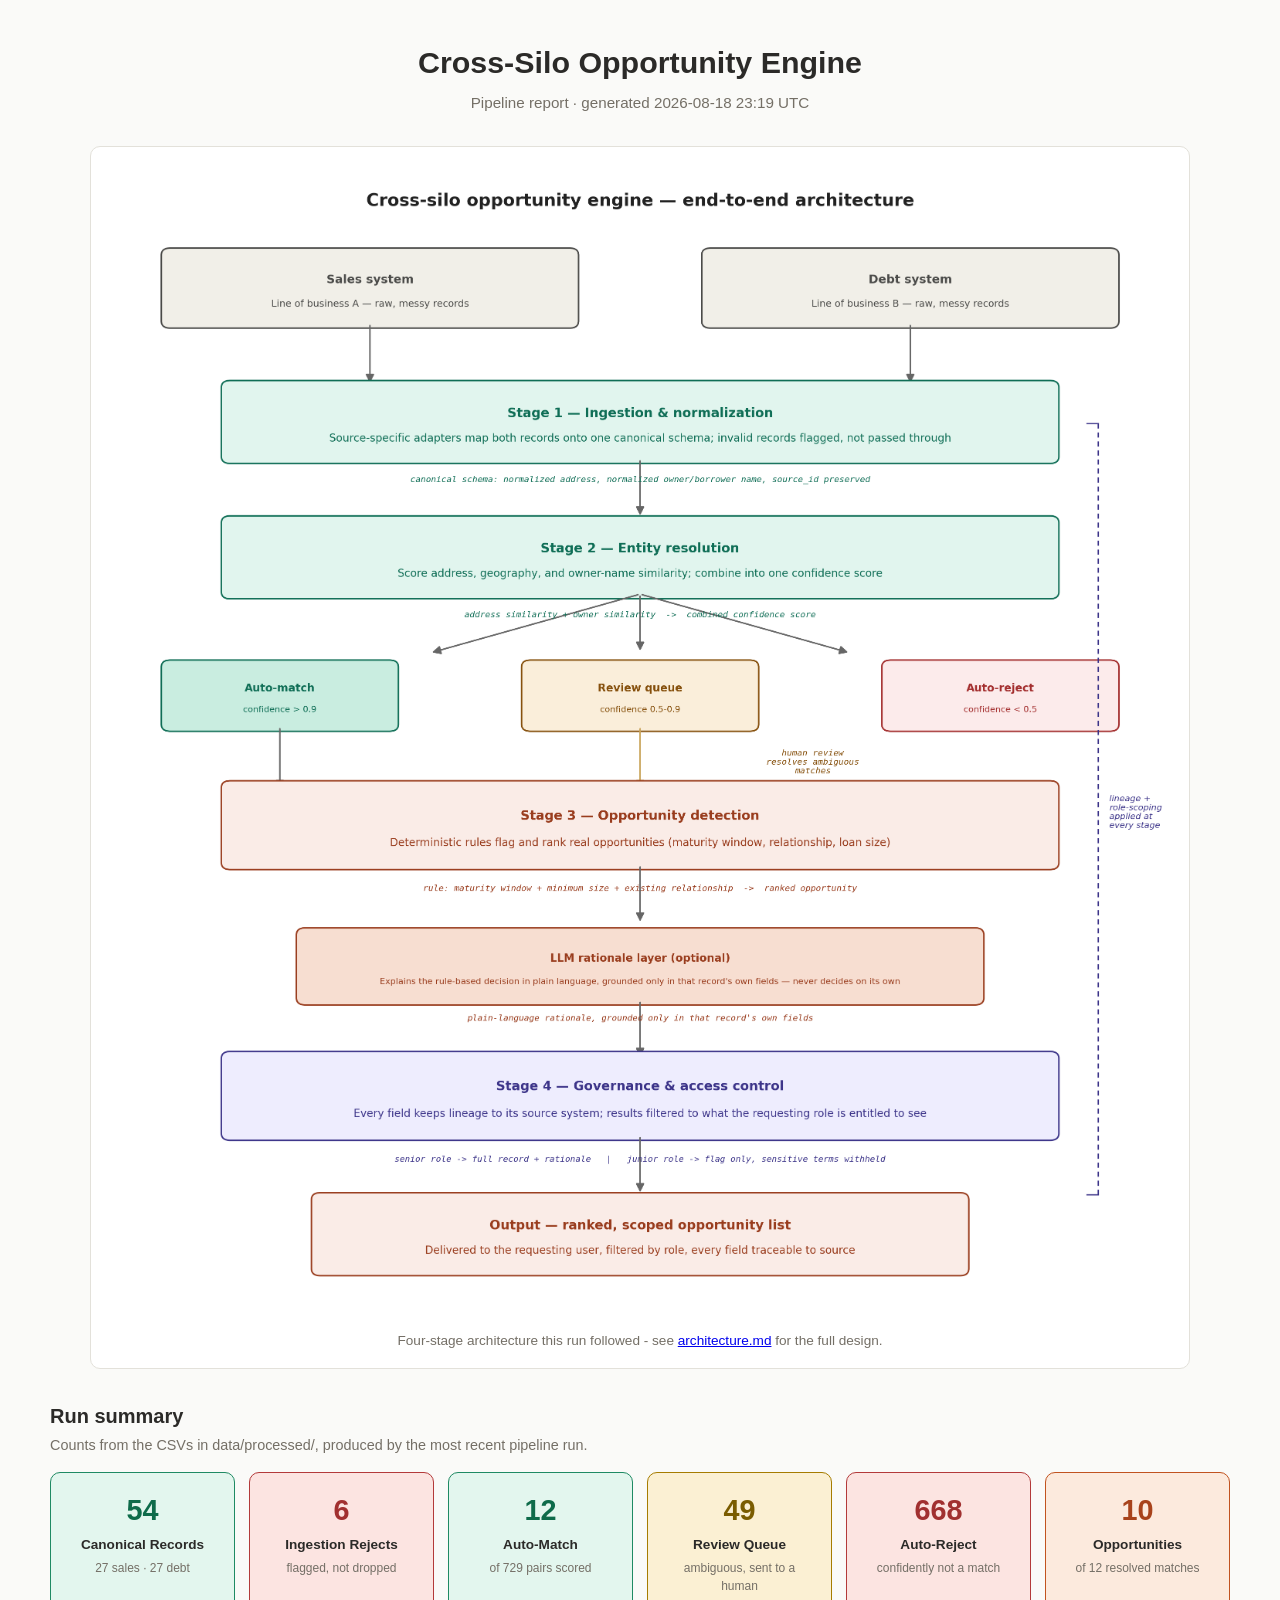
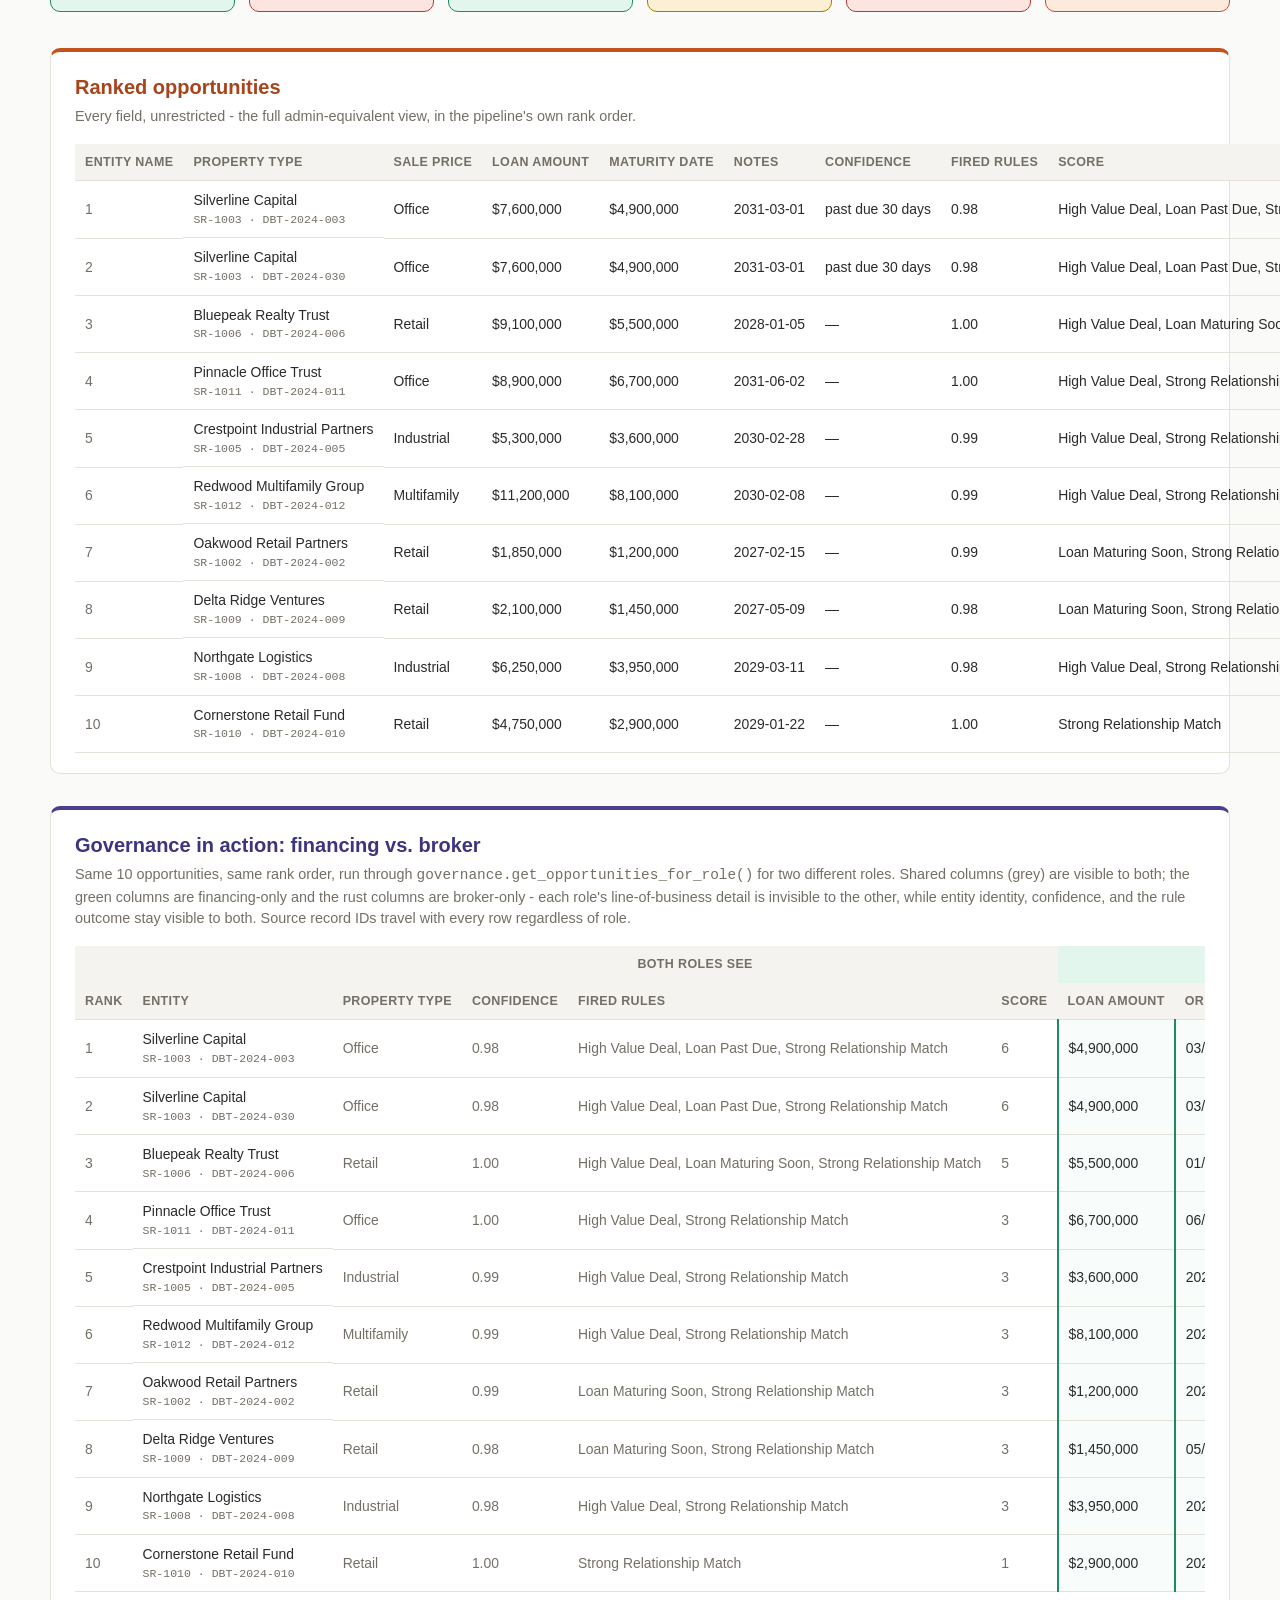
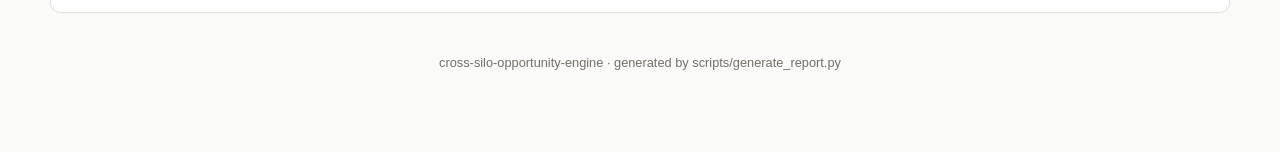
<file: docs/report.html>
<!doctype html>
<html lang="en">
<head>
<meta charset="utf-8">
<title>Cross-Silo Opportunity Engine — Pipeline Report</title>
<meta name="viewport" content="width=device-width, initial-scale=1">
<style>
  :root {
    --page-bg: #FAFAF8;
    --card-bg: #FFFFFF;
    --border: #E3E1DA;
    --text: #2B2A28;
    --muted: #746F66;
  }
  * { box-sizing: border-box; }
  body {
    margin: 0;
    padding: 40px 24px 80px;
    background: var(--page-bg);
    color: var(--text);
    font-family: -apple-system, "Segoe UI", Roboto, Helvetica, Arial, sans-serif;
    line-height: 1.5;
  }
  .container { max-width: 1180px; margin: 0 auto; }
  header.page-header { text-align: center; margin-bottom: 32px; }
  header.page-header h1 { font-size: 1.9rem; margin: 0 0 6px; }
  header.page-header p { color: var(--muted); margin: 0; font-size: 0.95rem; }

  .card {
    background: var(--card-bg);
    border: 1px solid var(--border);
    border-radius: 10px;
    padding: 20px 24px;
    margin-bottom: 32px;
  }
  .diagram-card { text-align: center; padding: 16px; }
  .diagram-card img { max-width: 100%; height: auto; border-radius: 6px; }
  .diagram-card figcaption { color: var(--muted); font-size: 0.85rem; margin-top: 10px; }

  .opportunities-card { border-top: 4px solid #C1531F; }
  .opportunities-card h2 { color: #A8431B; }
  .governance-card { border-top: 4px solid #4A3F91; }
  .governance-card h2 { color: #3D3480; }

  section h2 { font-size: 1.25rem; margin: 0 0 4px; }
  section .section-note { color: var(--muted); font-size: 0.9rem; margin: 0 0 16px; }

  .stats-row {
    display: grid;
    grid-template-columns: repeat(auto-fit, minmax(150px, 1fr));
    gap: 14px;
    margin-bottom: 36px;
  }
  .stat-card {
    border: 1px solid;
    border-radius: 10px;
    padding: 16px;
    text-align: center;
  }
  .stat-value { font-size: 1.8rem; font-weight: 700; }
  .stat-label { font-size: 0.85rem; font-weight: 600; margin-top: 2px; }
  .stat-sub { font-size: 0.75rem; color: var(--muted); margin-top: 4px; }

  table.report-table {
    width: 100%;
    border-collapse: collapse;
    font-size: 0.87rem;
  }
  .report-table th, .report-table td {
    padding: 9px 10px;
    border-bottom: 1px solid var(--border);
    text-align: left;
    white-space: nowrap;
  }
  .report-table thead th {
    background: #F4F3EF;
    font-size: 0.78rem;
    text-transform: uppercase;
    letter-spacing: 0.03em;
    color: var(--muted);
  }
  .rank-cell { color: var(--muted); font-variant-numeric: tabular-nums; }
  .score-cell { font-weight: 700; }
  .entity-cell { display: flex; flex-direction: column; white-space: normal; min-width: 150px; }
  .lineage-note { font-size: 0.72rem; color: var(--muted); font-family: ui-monospace, Consolas, monospace; }

  .table-scroll { overflow-x: auto; }
  .governance-table .group-shared { background: #F4F3EF; color: var(--muted); }
  .governance-table .group-financing { background: #E3F6EE; color: #0E6B4A; }
  .governance-table .group-broker { background: #FCEADD; color: #A8431B; }
  .governance-table .group-row th {
    text-align: center;
    font-size: 0.78rem;
    text-transform: uppercase;
    letter-spacing: 0.03em;
    border-bottom: none;
  }
  .governance-table td.financing-cell { background: #E3F6EE44; border-left: 2px solid #1F8A63; }
  .governance-table td.broker-cell { background: #FCEADD66; border-left: 2px solid #C1531F; }
  .governance-table td.shared-cell { color: var(--muted); }
  .restricted {
    font-size: 0.72rem;
    text-transform: uppercase;
    letter-spacing: 0.03em;
    color: #B33A3A;
    opacity: 0.75;
  }

  footer { text-align: center; color: var(--muted); font-size: 0.8rem; margin-top: 40px; }
</style>
</head>
<body>
<div class="container">

  <header class="page-header">
    <h1>Cross-Silo Opportunity Engine</h1>
    <p>Pipeline report · generated 2026-08-18 23:19 UTC</p>
  </header>

  <figure class="card diagram-card">
    <img src="architecture.png" alt="Cross-silo opportunity engine end-to-end architecture diagram">
    <figcaption>Four-stage architecture this run followed - see <a href="architecture.md">architecture.md</a> for the full design.</figcaption>
  </figure>

  <section id="summary">
    <h2>Run summary</h2>
    <p class="section-note">Counts from the CSVs in data/processed/, produced by the most recent pipeline run.</p>
    <section class="stats-row">
    <div class="stat-card" style="background:#E3F6EE;border-color:#1F8A63">
      <div class="stat-value" style="color:#0E6B4A">54</div>
      <div class="stat-label">Canonical Records</div>
      <div class="stat-sub">27 sales · 27 debt</div>
    </div>
    <div class="stat-card" style="background:#FCE4E1;border-color:#B33A3A">
      <div class="stat-value" style="color:#A13030">6</div>
      <div class="stat-label">Ingestion Rejects</div>
      <div class="stat-sub">flagged, not dropped</div>
    </div>
    <div class="stat-card" style="background:#E3F6EE;border-color:#1F8A63">
      <div class="stat-value" style="color:#0E6B4A">12</div>
      <div class="stat-label">Auto-Match</div>
      <div class="stat-sub">of 729 pairs scored</div>
    </div>
    <div class="stat-card" style="background:#FBF0D3;border-color:#A67C00">
      <div class="stat-value" style="color:#7A5C00">49</div>
      <div class="stat-label">Review Queue</div>
      <div class="stat-sub">ambiguous, sent to a human</div>
    </div>
    <div class="stat-card" style="background:#FCE4E1;border-color:#B33A3A">
      <div class="stat-value" style="color:#A13030">668</div>
      <div class="stat-label">Auto-Reject</div>
      <div class="stat-sub">confidently not a match</div>
    </div>
    <div class="stat-card" style="background:#FCEADD;border-color:#C1531F">
      <div class="stat-value" style="color:#A8431B">10</div>
      <div class="stat-label">Opportunities</div>
      <div class="stat-sub">of 12 resolved matches</div>
    </div></section>
  </section>

  <section class="card opportunities-card">
    <h2>Ranked opportunities</h2>
    <p class="section-note">Every field, unrestricted - the full admin-equivalent view, in the pipeline's own rank order.</p>
    
    <table class="report-table">
      <thead><tr><th>Entity Name</th><th>Property Type</th><th>Sale Price</th><th>Loan Amount</th><th>Maturity Date</th><th>Notes</th><th>Confidence</th><th>Fired Rules</th><th>Score</th></tr></thead>
      <tbody><tr><td class='rank-cell'>1</td><td class='entity-cell'>Silverline Capital<span class='lineage-note'>SR-1003 · DBT-2024-003</span></td><td>Office</td><td>$7,600,000</td><td>$4,900,000</td><td>2031-03-01</td><td>past due 30 days</td><td>0.98</td><td>High Value Deal, Loan Past Due, Strong Relationship Match</td><td class='score-cell'>6</td></tr><tr><td class='rank-cell'>2</td><td class='entity-cell'>Silverline Capital<span class='lineage-note'>SR-1003 · DBT-2024-030</span></td><td>Office</td><td>$7,600,000</td><td>$4,900,000</td><td>2031-03-01</td><td>past due 30 days</td><td>0.98</td><td>High Value Deal, Loan Past Due, Strong Relationship Match</td><td class='score-cell'>6</td></tr><tr><td class='rank-cell'>3</td><td class='entity-cell'>Bluepeak Realty Trust<span class='lineage-note'>SR-1006 · DBT-2024-006</span></td><td>Retail</td><td>$9,100,000</td><td>$5,500,000</td><td>2028-01-05</td><td>—</td><td>1.00</td><td>High Value Deal, Loan Maturing Soon, Strong Relationship Match</td><td class='score-cell'>5</td></tr><tr><td class='rank-cell'>4</td><td class='entity-cell'>Pinnacle Office Trust<span class='lineage-note'>SR-1011 · DBT-2024-011</span></td><td>Office</td><td>$8,900,000</td><td>$6,700,000</td><td>2031-06-02</td><td>—</td><td>1.00</td><td>High Value Deal, Strong Relationship Match</td><td class='score-cell'>3</td></tr><tr><td class='rank-cell'>5</td><td class='entity-cell'>Crestpoint Industrial Partners<span class='lineage-note'>SR-1005 · DBT-2024-005</span></td><td>Industrial</td><td>$5,300,000</td><td>$3,600,000</td><td>2030-02-28</td><td>—</td><td>0.99</td><td>High Value Deal, Strong Relationship Match</td><td class='score-cell'>3</td></tr><tr><td class='rank-cell'>6</td><td class='entity-cell'>Redwood Multifamily Group<span class='lineage-note'>SR-1012 · DBT-2024-012</span></td><td>Multifamily</td><td>$11,200,000</td><td>$8,100,000</td><td>2030-02-08</td><td>—</td><td>0.99</td><td>High Value Deal, Strong Relationship Match</td><td class='score-cell'>3</td></tr><tr><td class='rank-cell'>7</td><td class='entity-cell'>Oakwood Retail Partners<span class='lineage-note'>SR-1002 · DBT-2024-002</span></td><td>Retail</td><td>$1,850,000</td><td>$1,200,000</td><td>2027-02-15</td><td>—</td><td>0.99</td><td>Loan Maturing Soon, Strong Relationship Match</td><td class='score-cell'>3</td></tr><tr><td class='rank-cell'>8</td><td class='entity-cell'>Delta Ridge Ventures<span class='lineage-note'>SR-1009 · DBT-2024-009</span></td><td>Retail</td><td>$2,100,000</td><td>$1,450,000</td><td>2027-05-09</td><td>—</td><td>0.98</td><td>Loan Maturing Soon, Strong Relationship Match</td><td class='score-cell'>3</td></tr><tr><td class='rank-cell'>9</td><td class='entity-cell'>Northgate Logistics<span class='lineage-note'>SR-1008 · DBT-2024-008</span></td><td>Industrial</td><td>$6,250,000</td><td>$3,950,000</td><td>2029-03-11</td><td>—</td><td>0.98</td><td>High Value Deal, Strong Relationship Match</td><td class='score-cell'>3</td></tr><tr><td class='rank-cell'>10</td><td class='entity-cell'>Cornerstone Retail Fund<span class='lineage-note'>SR-1010 · DBT-2024-010</span></td><td>Retail</td><td>$4,750,000</td><td>$2,900,000</td><td>2029-01-22</td><td>—</td><td>1.00</td><td>Strong Relationship Match</td><td class='score-cell'>1</td></tr></tbody>
    </table>
  </section>

  <section class="card governance-card" id="governance">
    <h2>Governance in action: financing vs. broker</h2>
    <p class="section-note">
      Same 10 opportunities, same rank order, run through
      <code>governance.get_opportunities_for_role()</code> for two different roles. Shared columns
      (grey) are visible to both; the green columns are financing-only and the rust columns are
      broker-only - each role's line-of-business detail is invisible to the other, while entity
      identity, confidence, and the rule outcome stay visible to both. Source record IDs travel
      with every row regardless of role.
    </p>
    
    <div class="table-scroll">
    <table class="report-table governance-table">
      <thead><tr class='group-row'><th colspan='2'></th><th colspan='4' class='group-shared'>Both roles see</th><th colspan='6' class='group-financing'>Financing sees</th><th colspan='3' class='group-broker'>Broker sees</th></tr><tr><th>Rank</th><th>Entity</th><th>Property Type</th><th>Confidence</th><th>Fired Rules</th><th>Score</th><th>Loan Amount</th><th>Orig. Date</th><th>Maturity Date</th><th>Lender</th><th>Loan Type</th><th>Notes</th><th>Sale Price</th><th>Close Date</th><th>Broker</th></tr></thead>
      <tbody><tr><td class='rank-cell'>1</td><td class='entity-cell'>Silverline Capital<span class='lineage-note'>SR-1003 · DBT-2024-003</span></td><td class='shared-cell'>Office</td><td class='shared-cell'>0.98</td><td class='shared-cell'>High Value Deal, Loan Past Due, Strong Relationship Match</td><td class='shared-cell'>6</td><td class='financing-cell'>$4,900,000</td><td class='financing-cell'>03/01/2024</td><td class='financing-cell'>2031-03-01</td><td class='financing-cell'>Republic Trust Bank</td><td class='financing-cell'>Term Loan</td><td class='financing-cell'>past due 30 days</td><td class='broker-cell'>$7,600,000</td><td class='broker-cell'>March 22, 2024</td><td class='broker-cell'>—</td></tr><tr><td class='rank-cell'>2</td><td class='entity-cell'>Silverline Capital<span class='lineage-note'>SR-1003 · DBT-2024-030</span></td><td class='shared-cell'>Office</td><td class='shared-cell'>0.98</td><td class='shared-cell'>High Value Deal, Loan Past Due, Strong Relationship Match</td><td class='shared-cell'>6</td><td class='financing-cell'>$4,900,000</td><td class='financing-cell'>03/01/2024</td><td class='financing-cell'>2031-03-01</td><td class='financing-cell'>Republic Trust Bank</td><td class='financing-cell'>Term Loan</td><td class='financing-cell'>past due 30 days</td><td class='broker-cell'>$7,600,000</td><td class='broker-cell'>March 22, 2024</td><td class='broker-cell'>—</td></tr><tr><td class='rank-cell'>3</td><td class='entity-cell'>Bluepeak Realty Trust<span class='lineage-note'>SR-1006 · DBT-2024-006</span></td><td class='shared-cell'>Retail</td><td class='shared-cell'>1.00</td><td class='shared-cell'>High Value Deal, Loan Maturing Soon, Strong Relationship Match</td><td class='shared-cell'>5</td><td class='financing-cell'>$5,500,000</td><td class='financing-cell'>01/05/2024</td><td class='financing-cell'>2028-01-05</td><td class='financing-cell'>Lakefront Bank</td><td class='financing-cell'>Refinance</td><td class='financing-cell'>—</td><td class='broker-cell'>$9,100,000</td><td class='broker-cell'>2024-01-19</td><td class='broker-cell'>Derek Wu</td></tr><tr><td class='rank-cell'>4</td><td class='entity-cell'>Pinnacle Office Trust<span class='lineage-note'>SR-1011 · DBT-2024-011</span></td><td class='shared-cell'>Office</td><td class='shared-cell'>1.00</td><td class='shared-cell'>High Value Deal, Strong Relationship Match</td><td class='shared-cell'>3</td><td class='financing-cell'>$6,700,000</td><td class='financing-cell'>06/02/2024</td><td class='financing-cell'>2031-06-02</td><td class='financing-cell'>Pacific Northwest Trust</td><td class='financing-cell'>Term Loan</td><td class='financing-cell'>—</td><td class='broker-cell'>$8,900,000</td><td class='broker-cell'>06/11/2024</td><td class='broker-cell'>Maria Chen</td></tr><tr><td class='rank-cell'>5</td><td class='entity-cell'>Crestpoint Industrial Partners<span class='lineage-note'>SR-1005 · DBT-2024-005</span></td><td class='shared-cell'>Industrial</td><td class='shared-cell'>0.99</td><td class='shared-cell'>High Value Deal, Strong Relationship Match</td><td class='shared-cell'>3</td><td class='financing-cell'>$3,600,000</td><td class='financing-cell'>2024-02-28</td><td class='financing-cell'>2030-02-28</td><td class='financing-cell'>Delta Commercial Credit</td><td class='financing-cell'>Term Loan</td><td class='financing-cell'>—</td><td class='broker-cell'>$5,300,000</td><td class='broker-cell'>04/02/2024</td><td class='broker-cell'>Priya Nair</td></tr><tr><td class='rank-cell'>6</td><td class='entity-cell'>Redwood Multifamily Group<span class='lineage-note'>SR-1012 · DBT-2024-012</span></td><td class='shared-cell'>Multifamily</td><td class='shared-cell'>0.99</td><td class='shared-cell'>High Value Deal, Strong Relationship Match</td><td class='shared-cell'>3</td><td class='financing-cell'>$8,100,000</td><td class='financing-cell'>2024-02-08</td><td class='financing-cell'>2030-02-08</td><td class='financing-cell'>Golden State Credit Union</td><td class='financing-cell'>Refinance</td><td class='financing-cell'>—</td><td class='broker-cell'>$11,200,000</td><td class='broker-cell'>2024-02-27</td><td class='broker-cell'>Derek Wu</td></tr><tr><td class='rank-cell'>7</td><td class='entity-cell'>Oakwood Retail Partners<span class='lineage-note'>SR-1002 · DBT-2024-002</span></td><td class='shared-cell'>Retail</td><td class='shared-cell'>0.99</td><td class='shared-cell'>Loan Maturing Soon, Strong Relationship Match</td><td class='shared-cell'>3</td><td class='financing-cell'>$1,200,000</td><td class='financing-cell'>2024-02-15</td><td class='financing-cell'>2027-02-15</td><td class='financing-cell'>Highline Lending</td><td class='financing-cell'>Bridge Loan</td><td class='financing-cell'>—</td><td class='broker-cell'>$1,850,000</td><td class='broker-cell'>2024-02-01</td><td class='broker-cell'>Maria Chen</td></tr><tr><td class='rank-cell'>8</td><td class='entity-cell'>Delta Ridge Ventures<span class='lineage-note'>SR-1009 · DBT-2024-009</span></td><td class='shared-cell'>Retail</td><td class='shared-cell'>0.98</td><td class='shared-cell'>Loan Maturing Soon, Strong Relationship Match</td><td class='shared-cell'>3</td><td class='financing-cell'>$1,450,000</td><td class='financing-cell'>05/09/2024</td><td class='financing-cell'>2027-05-09</td><td class='financing-cell'>Crescent City Lending</td><td class='financing-cell'>Bridge Loan</td><td class='financing-cell'>—</td><td class='broker-cell'>$2,100,000</td><td class='broker-cell'>05/17/2024</td><td class='broker-cell'>—</td></tr><tr><td class='rank-cell'>9</td><td class='entity-cell'>Northgate Logistics<span class='lineage-note'>SR-1008 · DBT-2024-008</span></td><td class='shared-cell'>Industrial</td><td class='shared-cell'>0.98</td><td class='shared-cell'>High Value Deal, Strong Relationship Match</td><td class='shared-cell'>3</td><td class='financing-cell'>$3,950,000</td><td class='financing-cell'>2024-03-11</td><td class='financing-cell'>2029-03-11</td><td class='financing-cell'>Volunteer State Bank</td><td class='financing-cell'>Construction Loan</td><td class='financing-cell'>—</td><td class='broker-cell'>$6,250,000</td><td class='broker-cell'>2024-05-03</td><td class='broker-cell'>Priya Nair</td></tr><tr><td class='rank-cell'>10</td><td class='entity-cell'>Cornerstone Retail Fund<span class='lineage-note'>SR-1010 · DBT-2024-010</span></td><td class='shared-cell'>Retail</td><td class='shared-cell'>1.00</td><td class='shared-cell'>Strong Relationship Match</td><td class='shared-cell'>1</td><td class='financing-cell'>$2,900,000</td><td class='financing-cell'>2024-01-22</td><td class='financing-cell'>2029-01-22</td><td class='financing-cell'>Gulf Coast Bank</td><td class='financing-cell'>Term Loan</td><td class='financing-cell'>—</td><td class='broker-cell'>$4,750,000</td><td class='broker-cell'>2024-03-29</td><td class='broker-cell'>J. Alvarez</td></tr></tbody>
    </table>
    </div>
  </section>

  <footer>cross-silo-opportunity-engine · generated by scripts/generate_report.py</footer>

</div>
</body>
</html>
</file>
